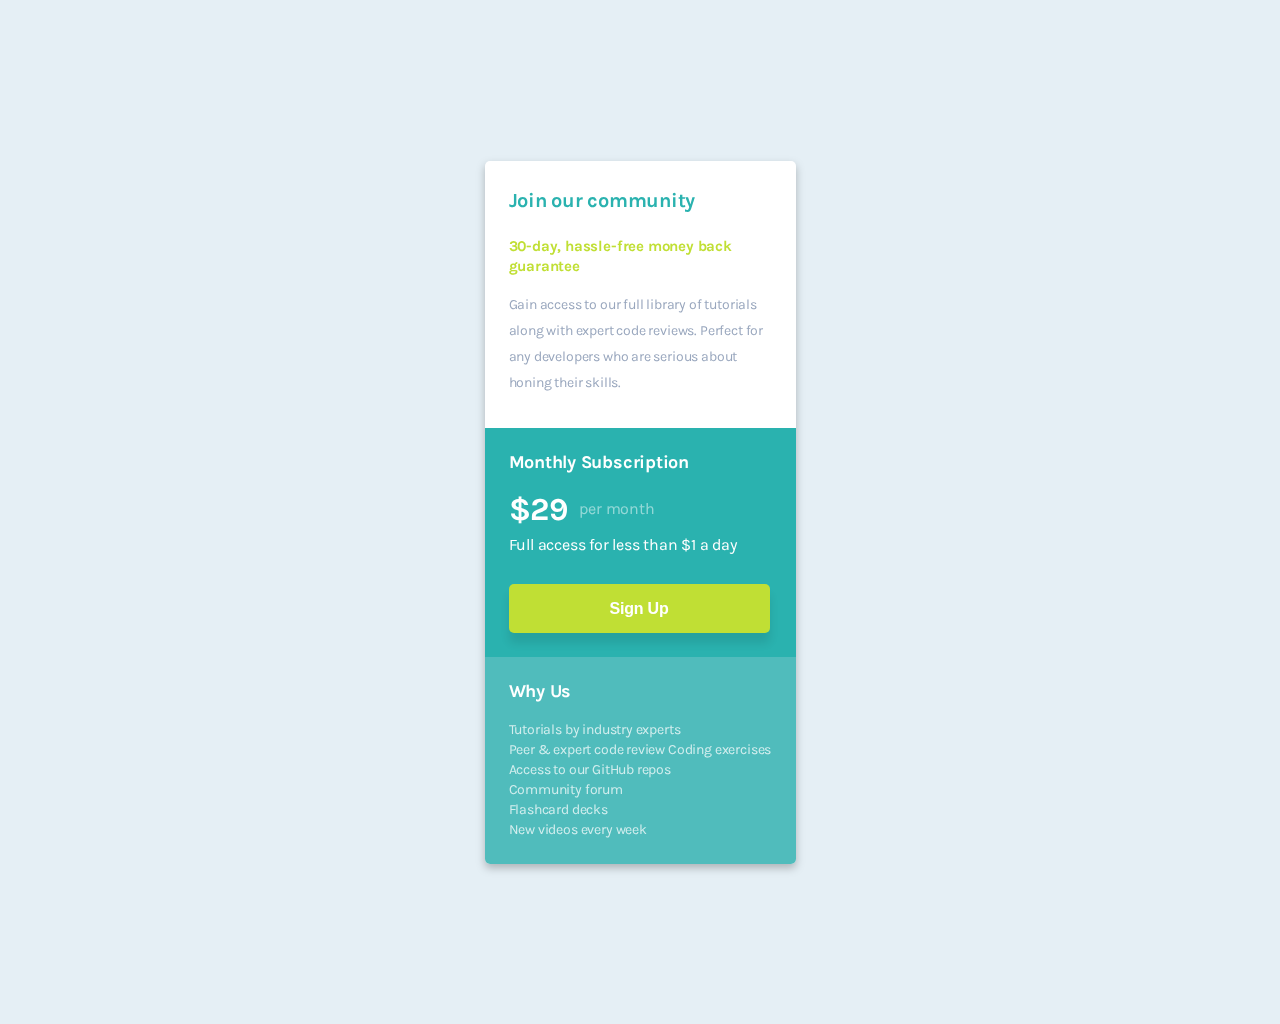
<file: price-grid-component/index.html>
<!DOCTYPE html>
<html lang="pt-br">
<head>
    <meta charset="UTF-8">
    <meta name="viewport" content="width=device-width, initial-scale=1.0">
    <meta http-equiv="X-UA-Compatible" content="ie=edge">
    <link rel="shortcut icon" href="images/favicon-32x32.png" type="image/x-icon">
    <link rel="stylesheet" href="css/index.css">
    <title>single-price-grid-component - Arhur Mesquita</title>
</head>
<body>
    <main>
        <section>
            <div class="fist-content">
                <h1 class="title">Join our community</h1>
                <h1 class="subtitle">30-day, hassle-free money back guarantee</h1>
                <p class="text">Gain access to our full library of tutorials along with expert code reviews. Perfect for any developers who are serious about honing their skills.</p>
            </div>
            <div class="container">
                <div class="second-content">
                    <p class="title">Monthly Subscription</p>
                    <div class="price-per-month">
                        <h1 class="price">$29</h1>
                        <p class="text">per month</p>
                    </div>
                    <p class="description">Full access for less than $1 a day</p>
                    <button class="button">Sign Up</button>
                </div>
                <div class="third-content">
                    <h1 class="title">Why Us</h1>
                    <p class="text">Tutorials by industry experts</p>
                    <p class="text">Peer & expert code review Coding exercises</p>
                    <p class="text">Access to our GitHub repos</p>
                    <p class="text">Community forum</p>
                    <p class="text">Flashcard decks</p>
                    <p class="text">New videos every week</p>
                </div>
            </div>
        </section>
    </main>
</body>
</html>
</file>
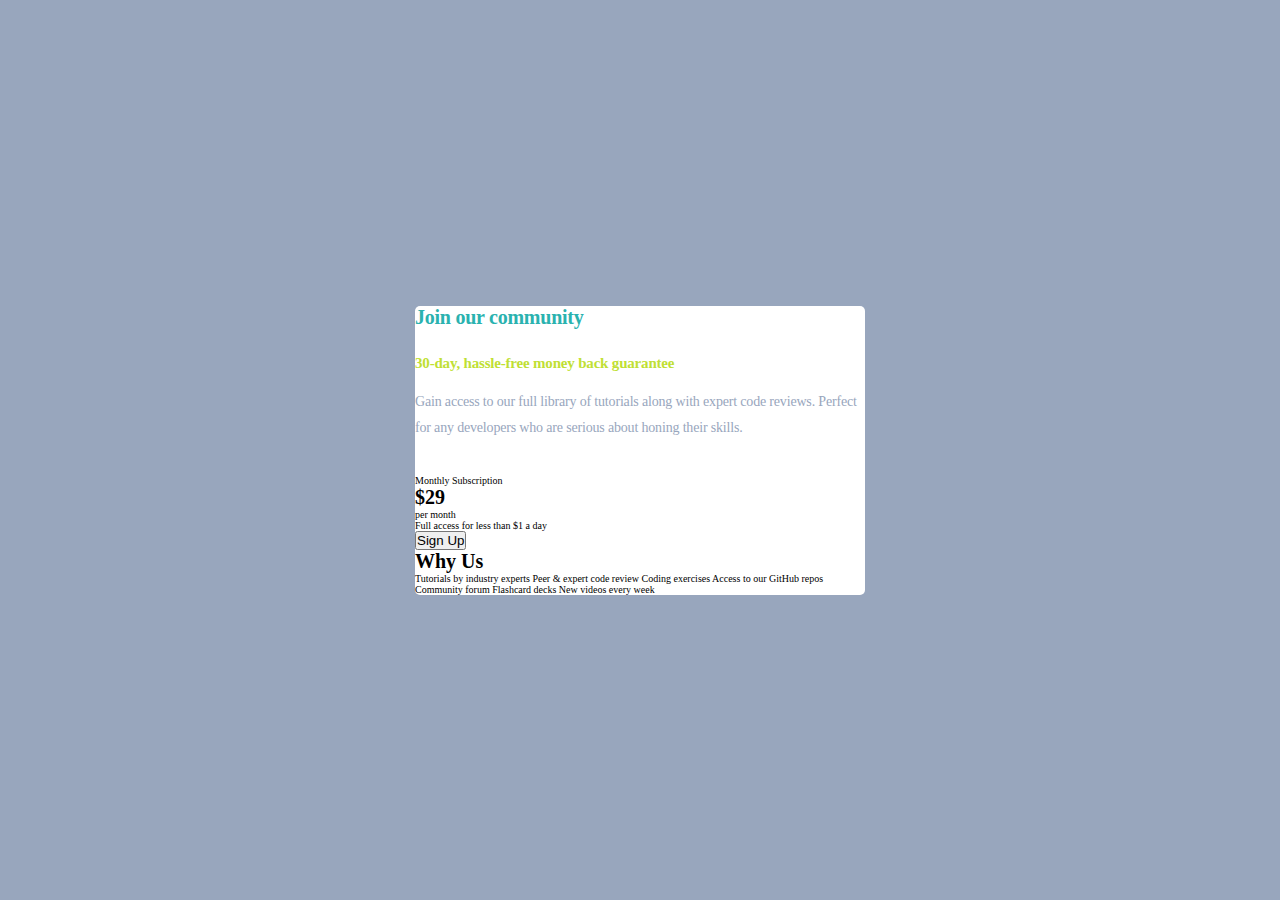
<file: price/index.html>
<!DOCTYPE html>
<html lang="pt-br">
<head>
    <meta charset="UTF-8">
    <meta name="viewport" content="width=device-width, initial-scale=1.0">
    <meta http-equiv="X-UA-Compatible" content="ie=edge">
    <link rel="shortcut icon" href="images/favicon-32x32.png" type="image/x-icon">
    <link rel="stylesheet" href="style.css">
    <title>single-price-grid-component - Arhur Mesquita</title>
</head>
<body>
    <main>
        <section>
            <div class="fist-container">
                <h1 class="title">Join our community</h1>
                <p class="subtitle">30-day, hassle-free money back guarantee</p>
                <p class="text">Gain access to our full library of tutorials along with expert code reviews. Perfect for any developers who are serious about honing their skills.</p>
            </div>
            <div class="container">
                <div class="second-container">
                    <p class="title">Monthly Subscription</p>
                    <div class="price-per-month">
                        <h1>$29</h1>
                        <p class="text">per month</p>
                        <p class="description">Full access for less than $1 a day</p>
                    </div>
                    <button class="button">Sign Up</button>
                </div>
                <div class="third-container">
                    <h1 class="title">Why Us</h1>
                    <p class="text">Tutorials by industry experts Peer & expert code review Coding exercises Access to our GitHub repos Community forum Flashcard decks New videos every week</p>
                </div>
            </div>
        </section>
    </main>
</body>
</html>
</file>
<file: price-grid-component/css/index.css>
@import url('https://fonts.googleapis.com/css2?family=Karla:wght@400;700&display=swap');

* {
    margin: 0;
    padding: 0;
    box-sizing: border-box;
}

:root {
    --Cyan: #2ab2af;
    --Light-Cyan: #50bcbc;
    --Bright-Yellow: #c0df34;
    --Light-Gray: #e5eff5;
    --Grayish-Blue: #98a6bd;
    --White: #ffffff;
}


html {
    font-size: 62.5%;
    font-family: 'Karla', sans-serif;   
}

body {
    margin: 6.2rem 0;   
    padding: 3.2rem;
    background: var(--Light-Gray);
    width: 100vw;
    height: 100vh;
    display: flex;
    justify-content: center;
    align-items: center;
}

section {
     min-width: 31.1rem;
     max-width: 31.1rem;
     background: #FFF;
     border-radius: 0.5rem;
     filter: drop-shadow(0px 4px 4px rgba(0, 0, 0, 0.25));
}

.fist-content, .second-content, .third-content {
    padding: 2.4rem;
}


.title, .subtitle, .price, .button{
    font-weight: 700;
}

.text, .description {
    font-weight: 400;
}

.fist-content > .title {
    font-size: 2rem;
    line-height: 2.3rem;
    letter-spacing: -0.025rem;
    color: var(--Cyan);
    margin-top: 0.4rem;
    margin-bottom: 2.4rem;
}

.fist-content > .subtitle {
    font-size: 1.5rem;
    line-height: 2rem;
    letter-spacing: -0.01875rem;
    color: var(--Bright-Yellow);
    margin-bottom: 1.6rem
}

.fist-content > .text {
    font-size: 1.4rem;
    line-height: 2.6rem;
    letter-spacing: -0.0175rem;
    color: var(--Grayish-Blue);
    margin-bottom: 0.8rem;
}

.container {
    border-radius: 0.5rem;
}

.second-content{
    background: var(--Cyan);
}

.second-content > .title {
    font-size: 1.8rem;
    line-height: 2.1rem;
    letter-spacing: -0.0225rem;
    color: var(--White);
    margin-bottom: 1.8rem;
}

.price-per-month {
    display: flex;
    align-items: center;
    margin-bottom: 0.4rem;
}

.price-per-month > .price {
    font-size: 3.2rem;
    line-height: 3.7rem;
    letter-spacing: -0.04rem;
    color: var(--White);
    margin-right: 1.1rem;
    
}

.price-per-month > .text {
    font-size: 1.6rem;
    line-height: 2.6rem;
    letter-spacing: -0.02rem;
    color: var(--White);
    mix-blend-mode: normal;
    opacity: 0.5;
}

.second-content > .description {
    font-size: 1.6rem;
    line-height: 2.6rem;
    letter-spacing: -0.02rem;
    color: var(--White);
    margin-bottom: 2.6rem;
}

.second-content > .button {
    display: flex;
    justify-content: center;
    border-style: none;
    background-color: var(--Bright-Yellow);
    border-radius: 0.5rem;
    font-size: 1.6rem;
    line-height: 1.9rem;
    letter-spacing: -0.02rem;
    color: var(--White);
    padding: 1.5rem 10.1rem;
    box-shadow: 0px 1rem 1rem rgba(0, 0, 0, 0.0973011);
}

.third-content {
    background: var(--Light-Cyan);
    border-radius: 0 0 0.5rem 0.5rem;
}

.third-content > .title {
    font-size: 1.8rem;
    line-height: 2.1rem;
    letter-spacing: -0.0225rem;
    color: var(--White);
    margin-bottom: 1.8rem;
}

.third-content > .text {
    font-size: 1.4rem;
    line-height: 2rem;
    letter-spacing: -0.0175rem;
    color: var(--White);
    mix-blend-mode: normal;
    opacity: 0.75;
}

@media (min-width: 1440px) {
    section {
        max-width: 63.5rem;
    }

    .fist-content, .second-content, .third-content {
        padding: 4rem;
    }

    .fist-content > .title {
        font-size: 2.4rem;
        letter-spacing: -0.03rem;
    }

    .fist-content > .subtitle {
        font-size: 1.8rem;
        letter-spacing: -0.0225rem;
    }

    .fist-content > .text {
        font-size: 1.6rem;
        letter-spacing: 0.02rem;
    }

    .container {
        display: flex;
    }

    .second-content {
        border-radius: 0 0 0 0.5rem;
    }

    .second-content > .title {
        font-size: 1.8rem;
        letter-spacing: -0.0225rem;
    }

    .price-per-month > .price {
        font-size: 3.2rem;
        letter-spacing: -0.04rem;
    }

    .price-per-month > .text {
        font-size: 1.6rem;
    }

    .second-content > .description {
        font-size: 1.6rem;
    }

    .second-content > .button {
        font-size: 1.6rem;
        padding: 1.4rem 7.7rem;
    }

    .third-content {
        border-radius: 0 0 0.5rem 0;
    }

    .third-content > .title {
        font-size: 1.8rem;
    }

    .third-content > .text {
        font-size: 1.4rem;
    }
}
</file>
<file: price/style.css>
@import url('https://fonts.googleapis.com/css2?family=Karla:wght@400;700&display=swap');

* {
    margin: 0;
    padding: 0;
    box-sizing: border-box;
}

:root {
    --Cyan: #2ab2af;
    --Bright-Yellow: #c0df34;
    --Light-Gray: #e5eff5;
    --Grayish-Blue: #98a6bd;
}


html {
    font-size: 62.5%;   
}

body {   
    padding: 2.4rem;
    background: var(--Grayish-Blue);
    height: 100vh;
    display: flex;
    justify-content: center;
    align-items: center;
}

section {
     min-width: 31.1rem;
     max-width: 45rem;
     background: #FFF;
     border-radius: 0.5rem;
}


.fist-container > .title {
    font-weight: 700;
    font-size: 2rem;
    line-height: 2.3rem;
    letter-spacing: -0.025rem;
    color: var(--Cyan);
    margin-bottom: 2.4rem;
}

.fist-container > .subtitle {
    font-weight: 700;
    font-size: 1.5rem;
    line-height: 2rem;
    letter-spacing: -0.01875rem;
    color: var(--Bright-Yellow);
    margin-bottom: 1.6rem
}

.fist-container > .text {
    font-weight: 400;
    font-size: 1.4rem;
    line-height: 2.6rem;
    letter-spacing: -0.0175rem;
    color: var(--Grayish-Blue);
    margin-bottom: 3.4rem;
}
</file>
